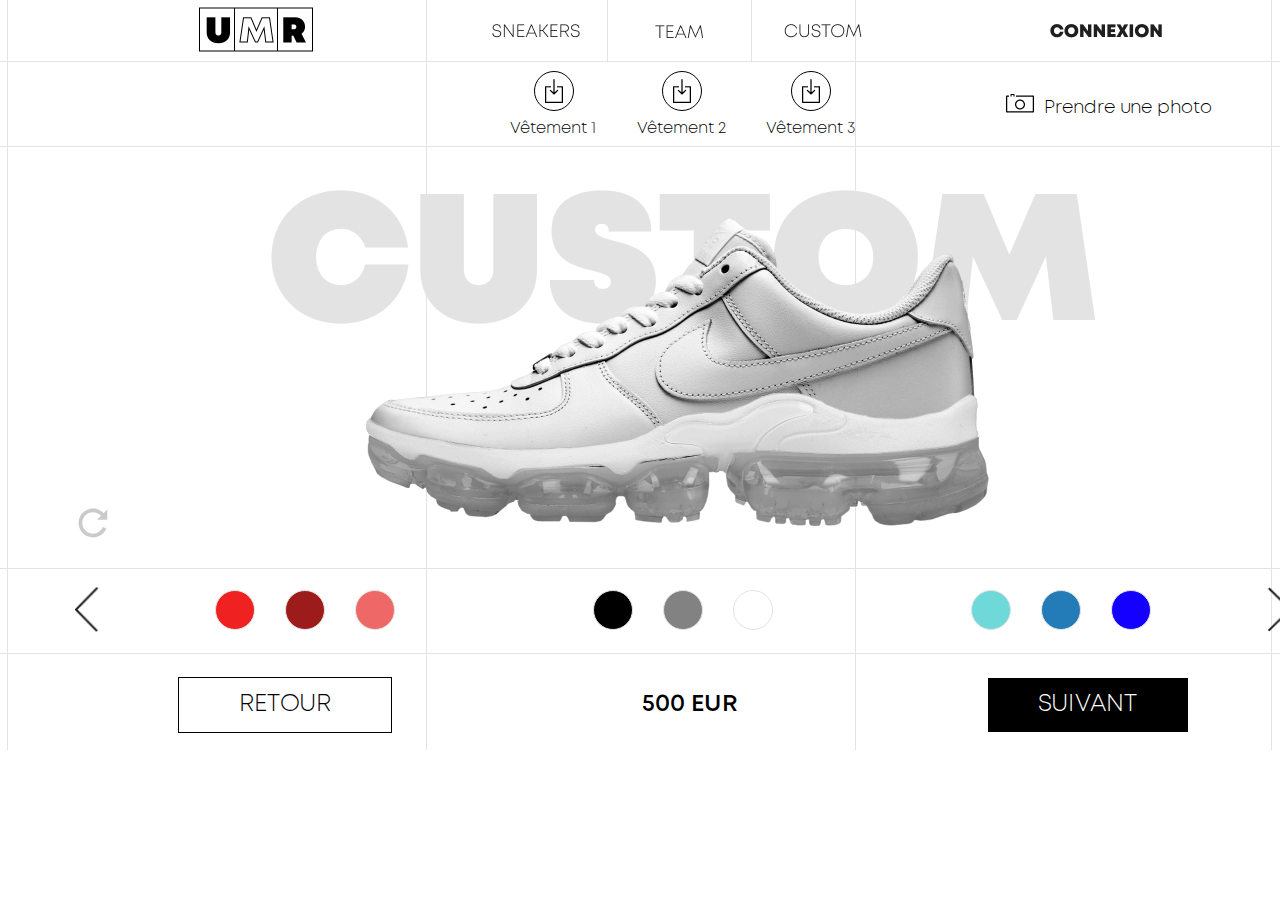
<file: index.html>
<!DOCTYPE html>
<html lang="en">
<head>
  <meta charset="UTF-8">
  <meta name="viewport" content="width=device-width, initial-scale=1.0">
  <meta http-equiv="X-UA-Compatible" content="ie=edge">
  <link rel="stylesheet" type="text/css" href="reset.css">
  <link rel="stylesheet" type="text/css" href="fonts.css">
  <link rel="stylesheet" type="text/css" href="POC.css">
  <script defer type="text/javascript" src="POC.js"></script>
  <title>Proof of concept</title>
</head>
<body>
  <header>
    <img src="HEADER.png" alt="header placeholder">
  </header>
  <div class="content">
    <div class="imports">
        <input type="file"
        id="texture1" name="texture1"
        accept="image/png, image/jpeg">
        <input type="file"
           id="texture2" name="texture3"
           accept="image/png, image/jpeg">
        <input type="file"
           id="texture3" name="texture3"
           accept="image/png, image/jpeg">
      <div class="vetement vetement1">
        <div class="resetTextile cross1"><svg class="close" xmlns:dc="http://purl.org/dc/elements/1.1/" xmlns:cc="http://creativecommons.org/ns#" xmlns:rdf="http://www.w3.org/1999/02/22-rdf-syntax-ns#" xmlns:svg="http://www.w3.org/2000/svg" xmlns="http://www.w3.org/2000/svg" xmlns:sodipodi="http://sodipodi.sourceforge.net/DTD/sodipodi-0.dtd" xmlns:inkscape="http://www.inkscape.org/namespaces/inkscape" version="1.1" x="0px" y="0px" viewBox="0 0 100 125"><g transform="translate(0,-952.36217)"><rect style="" width="19.007015" height="99.786827" x="734.62891" y="623.52832" transform="matrix(0.70710678,0.70710678,-0.70710678,0.70710678,0,0)" fill="#000000" fill-opacity="1" stroke="#000000" stroke-width="2" stroke-linecap="round" stroke-linejoin="round" stroke-miterlimit="4" stroke-opacity="1" stroke-dasharray="none"/><rect y="-794.02582" x="663.91821" height="99.786827" width="19.007015" style="" transform="matrix(-0.70710678,0.70710678,-0.70710678,-0.70710678,0,0)" fill="#000000" fill-opacity="1" stroke="#000000" stroke-width="2" stroke-linecap="round" stroke-linejoin="round" stroke-miterlimit="4" stroke-opacity="1" stroke-dasharray="none"/></g></svg></div>
        <label for="texture1" class="textile vetement1__img" data-occupied="false">
          <img src="Group2.png" alt="import logo"> 
        </label>
        <p>Vêtement 1</p>
      </div>
      <div class="vetement vetement2">
        <div class="resetTextile cross2"><svg class="close" xmlns:dc="http://purl.org/dc/elements/1.1/" xmlns:cc="http://creativecommons.org/ns#" xmlns:rdf="http://www.w3.org/1999/02/22-rdf-syntax-ns#" xmlns:svg="http://www.w3.org/2000/svg" xmlns="http://www.w3.org/2000/svg" xmlns:sodipodi="http://sodipodi.sourceforge.net/DTD/sodipodi-0.dtd" xmlns:inkscape="http://www.inkscape.org/namespaces/inkscape" version="1.1" x="0px" y="0px" viewBox="0 0 100 125"><g transform="translate(0,-952.36217)"><rect style="" width="19.007015" height="99.786827" x="734.62891" y="623.52832" transform="matrix(0.70710678,0.70710678,-0.70710678,0.70710678,0,0)" fill="#000000" fill-opacity="1" stroke="#000000" stroke-width="2" stroke-linecap="round" stroke-linejoin="round" stroke-miterlimit="4" stroke-opacity="1" stroke-dasharray="none"/><rect y="-794.02582" x="663.91821" height="99.786827" width="19.007015" style="" transform="matrix(-0.70710678,0.70710678,-0.70710678,-0.70710678,0,0)" fill="#000000" fill-opacity="1" stroke="#000000" stroke-width="2" stroke-linecap="round" stroke-linejoin="round" stroke-miterlimit="4" stroke-opacity="1" stroke-dasharray="none"/></g></svg></div>
        <label for="texture2" class="textile vetement2__img" data-occupied="false">
          <img src="Group2.png" alt="import logo"> 
        </label>
        <p>Vêtement 2</p>
      </div>
      <div class="vetement vetement3">
        <div class="resetTextile cross3"><svg class="close" xmlns:dc="http://purl.org/dc/elements/1.1/" xmlns:cc="http://creativecommons.org/ns#" xmlns:rdf="http://www.w3.org/1999/02/22-rdf-syntax-ns#" xmlns:svg="http://www.w3.org/2000/svg" xmlns="http://www.w3.org/2000/svg" xmlns:sodipodi="http://sodipodi.sourceforge.net/DTD/sodipodi-0.dtd" xmlns:inkscape="http://www.inkscape.org/namespaces/inkscape" version="1.1" x="0px" y="0px" viewBox="0 0 100 125"><g transform="translate(0,-952.36217)"><rect style="" width="19.007015" height="99.786827" x="734.62891" y="623.52832" transform="matrix(0.70710678,0.70710678,-0.70710678,0.70710678,0,0)" fill="#000000" fill-opacity="1" stroke="#000000" stroke-width="2" stroke-linecap="round" stroke-linejoin="round" stroke-miterlimit="4" stroke-opacity="1" stroke-dasharray="none"/><rect y="-794.02582" x="663.91821" height="99.786827" width="19.007015" style="" transform="matrix(-0.70710678,0.70710678,-0.70710678,-0.70710678,0,0)" fill="#000000" fill-opacity="1" stroke="#000000" stroke-width="2" stroke-linecap="round" stroke-linejoin="round" stroke-miterlimit="4" stroke-opacity="1" stroke-dasharray="none"/></g></svg></div>
        <label for="texture3" class="textile vetement3__img" data-occupied="false">
          <img src="Group2.png" alt="import logo"> 
        </label>
        <p>Vêtement 3</p>
      </div>
      <div class="takePhoto">
        <p class="photoButton">Prendre une photo</p>
      </div>
    </div>
    <main>
      <div class="shoe">
        <img src="AIRMAX.png">
        <div class="texture">
          <div class="mask mask1"></div>
          <div class="mask mask1bis"></div>
          <div class="mask mask1ter"></div>
          <div class="mask mask2"></div>
          <div class="mask mask3"></div>
          <div class="mask mask4"></div>
          <div class="mask mask4bis"></div>
          <div class="mask mask5"></div>
        </div>
        <svg class="restart" xmlns="http://www.w3.org/2000/svg" xmlns:xlink="http://www.w3.org/1999/xlink" version="1.1" x="0px" y="0px" viewBox="0 0 100 125" style="enable-background:new 0 0 100 100;" xml:space="preserve"><style type="text/css">
          .st0{fill-rule:evenodd;clip-rule:evenodd;}
        </style><path class="st0" d="M94.7,39.8V7.8L83.1,19.5C74.6,10.4,62.6,5,50,5C25.2,5,5,25.2,5,50c0,24.8,20.2,45,45,45  c18.2,0,34.5-10.9,41.6-27.7l-10.7-4.5C75.7,75.3,63.5,83.4,50,83.4c-18.4,0-33.4-15-33.4-33.4c0-18.4,15-33.4,33.4-33.4  c9.5,0,18.5,4.2,24.8,11.1L62.7,39.8H94.7z"/></svg>
      </div>
    </main>
      <div class="video">
          <svg class="cross" xmlns="http://www.w3.org/2000/svg" xmlns:xlink="http://www.w3.org/1999/xlink" version="1.1" x="0px" y="0px" viewBox="0 0 90 112.5" xml:space="preserve"><path d="M82.8,82.8H7.2V7.2h75.7V82.8z M10.2,79.8h69.7V10.2H10.2V79.8z"/><rect x="26" y="43.5" transform="matrix(0.7071 0.7071 -0.7071 0.7071 45 -18.6396)" width="38" height="3"/><rect x="43.5" y="26" transform="matrix(0.7071 0.7071 -0.7071 0.7071 45 -18.6396)" width="3" height="38"/></svg>
        <video id="video"></video>
        <p id="startbutton">PRENDRE UNE PHOTO</p>
        <canvas id="canvas"></canvas>
      </div>
    <div class= "colors">
      <img class="arrowLeft" src="Group4.png">
      <div class="colors__palette--1">
        <div class="color" data-color="#EF2121"></div>
        <div class="color" data-color="#9E1B1B"></div>
        <div class="color" data-color="#EF6868"></div>
      </div>
      <div class="colors__palette--2">
          <div class="color" data-color="#000"></div>
          <div class="color" data-color="#828282"></div>
          <div class="color" data-color="#FFF"></div>
      </div>
      <div class="colors__palette--3">
          <div class="color" data-color="#6FD8D8"></div>
          <div class="color" data-color="#237CB8"></div>
          <div class="color" data-color="#1400FF"></div>
        </div>
        <img  class="arrowRight" src="Group4-right.png">
    </div>
    <div class="navigation">
      <div class="navigation__return">RETOUR</div>
      <div class="navigation__price">
        <p>500 EUR</p>
      </div>
      <div class="navigation__next">SUIVANT</div>
    </div>
  </div>
</body>
</html>
</file>
<file: fonts.css>
@font-face {
    font-family: 'Mont';
    src: url('Mont-Heavy.woff2') format('woff2'),
        url('Mont-Heavy.woff') format('woff');
    font-weight: 800;
    font-style: normal;
}

@font-face {
    font-family: 'Mont';
    src: url('Mont-Light.woff2') format('woff2'),
        url('Mont-Light.woff') format('woff');
    font-weight: 300;
    font-style: normal;
}

@font-face {
    font-family: 'Mont';
    src: url('Mont-SemiBold.woff2') format('woff2'),
        url('Mont-SemiBold.woff') format('woff');
    font-weight: 600;
    font-style: normal;
}
</file>
<file: POC.css>
*{
  box-sizing: border-box;
}
html{
  width: 100vw;
}
body{
  margin: 0 auto;
  width:1366px;
  height: 750px;
  background-image: url('bg.png');
  background-position: center;
  background-repeat: no-repeat;
  font-family: 'Mont';
}
header{
  text-align: center;
}

.navigation__price p{
  font-weight: 600;
  font-style: normal;
}

.imports{
  display: flex;
  justify-content: center;
  align-items:center;
  margin-bottom: 3px;
  margin-top: 5px;
  position: relative;
}
.takePhoto{
  position: absolute;
  top : 0;
  right : 55px;
  width: 415px;
  height: 85px;
}
.photoButton{
  margin-top: 22.5px;
  font-size: 18px;
  text-align: center;
}
.photoButton:hover{
  text-decoration: underline;
  cursor: pointer;
}
.photoButton::before{
  content: url('Union.png');
  width: 40px;
  height: 40px;
  padding: 10px;
}
input{
  display: none;
}
.vetement{
  display: flex;
  flex-direction: column;
  justify-content: center;
  align-items:center;
  margin: 0 20px 5px 20px;
  position: relative;
}
.vetement p{
  margin-bottom: 2px;
}
.vetement1__img, .vetement2__img, .vetement3__img{
  width: 40px;
  height: 40px;
  border-radius: 50%;
  display: flex;
  justify-content: center;
  align-items:center;
  padding: 8px;
}
.textile{
  border: 1px solid #000;
  cursor: pointer;
  margin-bottom: 10px;
  transition: margin-bottom .3s, border .1s; 
  
}
.cross1, .cross2, .cross3{
  cursor: pointer;
  display: none;
  background-color: #fff;
  position: absolute;
  top: 0;
  right: 15px;
  justify-content: center;
  align-items:center;
  width: 18px;
  height: 18px;
  border-radius: 50%;
  border: 1px solid black;
}
.close{
  fill: grey;
  margin-top: 2px;
  width: 14px;
  height: 14px;
}
.textile:hover{
  border: 1.25px solid #000;
  margin-bottom:8px;
}
.shoe{
  position: relative;
  height: 420px;
  width: 1260px;
  margin: 0 auto;
  background-image: url('CUSTOM.png');
  background-repeat: no-repeat;
  background-position: center 15%;
  text-align: center;
}
.shoe img{
  margin-top: 40px;
}

.texture, .mask{
  position: absolute;
  top:0;
  height: 100%;
  width: 100%;
}

.mask{
  cursor: pointer;
  z-index: 2;
  opacity: .7;
  background-repeat: no-repeat !important;
  background-size: cover !important;
}

.mask2:hover,.mask3:hover,.mask5:hover{
  background-color: rgba(0,0,0,0.3) !important;
}

.hovered{
  background: rgba(0,0,0,0.3) !important;
}
.mask1{
  clip-path: polygon(855px 166px, 838px 173px, 825px 176px, 802px 177px, 776px 169px, 747px 154px, 727px 137px, 712px 121px, 700px 124px, 686px 133px, 667px 150px, 679px 172px, 693px 190px, 704px 200px, 716px 211px, 791px 195px, 823px 187px, 867px 173px);
}
.mask1bis{
  clip-path: polygon(907px 194px, 916px 210px, 919px 246px, 916px 245px, 903px 254px, 889px 263px, 877px 266px, 862px 270px, 835px 271px, 806px 268px, 779px 260px, 767px 252px, 748px 246px, 741px 236px, 780px 229px, 813px 218px, 856px 201px, 899px 184px);
}
.mask1ter{
  clip-path: polygon(552px 212px, 541px 216px, 40.06% 53.47%, 40.27% 56.24%, 40.2% 59.03%, 40.12% 60.24%, 39.64% 61.27%, 39.16% 61.77%, 38.14% 62.2%, 36.26% 62.7%, 34.07% 62.96%, 31.45% 62.83%, 368px 261px, 343px 257px, 335px 255px, 335px 252px, 328px 256px, 320px 264px, 315px 273px, 25.54% 65.84%, 27.21% 67.19%, 28.33% 68.06%, 29.75% 69.1%, 33.5% 71.07%, 35.78% 71.67%, 37.69% 71.73%, 39.57% 71.55%, 525px 299px, 557px 296px, 45.43% 69.41%, 587px 288px, 609px 277px, 600px 264px, 590px 253px, 572px 241px, 560px 229px, 555px 220px);
}

.mask2{
  clip-path: polygon(907px 192px, 919px 211px, 916px 184px, 911px 156px, 910px 145px, 907px 130px, 901px 118px, 896px 113px, 891px 118px, 875px 147px, 869px 153px, 854px 165px, 857px 168px, 864px 172px, 876px 175px, 892px 179px, 899px 183px);

}

.mask3{
  clip-path: polygon(893px 179px, 868px 174px, 65.18% 44.47%, 61.98% 47%, 58.11% 49.31%, 55.33% 50.29%, 54.06% 50.6%, 53.11% 50.4%, 52.24% 49.17%, 51.71% 47.3%, 51.74% 44%, 52.05% 40.32%, 640px 177px, 624px 187px, 611px 198px, 604px 209px, 601px 222px, 603px 234px, 613px 245px, 624px 250px, 640px 252px, 672px 252px, 709px 245px, 741px 238px, 780px 229px, 813px 218px, 856px 201px, 899px 184px);
}

.mask4{
  clip-path: polygon(469px 242px, 483px 237px, 40.14% 53.94%, 40.27% 56.24%, 40.2% 59.03%, 40.12% 60.24%, 39.64% 61.27%, 39.16% 61.77%, 38.14% 62.2%, 36.26% 62.7%, 34.07% 62.96%, 31.45% 62.83%, 368px 261px, 343px 257px, 335px 255px, 336px 253px, 345px 252px, 356px 250px, 376px 248px, 401px 245px, 429px 244px, 442px 243px, 455px 235px, 457px 238px, 461px 241px);
}
.mask4bis{
  clip-path: polygon(674px 163px, 681px 173px, 54.56% 43.76%, 55.24% 46.05%, 56.68% 49.78%, 55.33% 50.29%, 54.06% 50.6%, 53.11% 50.4%, 52.24% 49.17%, 51.71% 47.3%, 51.74% 44%, 52.05% 41.27%, 658px 170px, 50.06% 43.18%, 48.74% 46.06%, 48.11% 48.2%, 47.83% 50.31%, 47.66% 52.93%, 47.66% 55.04%, 48.22% 57%, 49.05% 59.1%, 50.53% 59.83%, 52.29% 59.96%, 54.71% 59.01%, 56.4% 58.1%, 57.53% 57.2%, 58.71% 56.24%, 59.28% 58.25%, 56.9% 58.07%, 55.7% 59.13%, 54.32% 61.67%, 53.13% 62.8%, 51.69% 62.72%, 49.95% 63.26%, 48.62% 65.1%, 48.25% 65.52%, 47.35% 61.95%, 46.45% 59.33%, 574px 243px, 560px 229px, 556px 222px, 551px 213px, 559px 210px, 568px 204px, 581px 195px, 591px 191px, 599px 189px, 611px 184px, 623px 176px, 639px 164px, 651px 159px, 669px 148px, 670px 154px);
}

.mask5{
  clip-path: polygon(575px 326px, 582px 316px, 46.4% 74.8%, 49.3% 73.54%, 52.09% 72.76%, 54.78% 72.09%, 57.78% 71.93%, 62.78% 72.44%, 66.58% 72.16%, 69.62% 71.23%, 71.39% 70.54%, 72.34% 69.7%, 924px 290px, 73.27% 67.59%, 72.99% 65.96%, 73.07% 63.84%, 73.18% 60.5%, 73.17% 58.85%, 72.67% 58.3%, 72.38% 58.36%, 70.8% 61.51%, 69.73% 62.65%, 68.04% 64.1%, 66.75% 64.08%, 65.84% 63.98%, 64.54% 63.75%, 62.34% 62.13%, 61.25% 60.75%, 60.53% 59.32%, 59.28% 58.25%, 57.14% 57.83%, 55.78% 59.13%, 54.32% 61.67%, 53.13% 62.8%, 51.69% 62.72%, 49.95% 63.26%, 48.62% 65.1%, 48.01% 65.99%, 47.32% 66.91%, 586px 288px, 571px 293px, 44.34% 70%, 42.64% 70.49%, 40.59% 71.18%, 38.34% 71.64%, 36.13% 71.65%, 33.9% 71.13%, 31.89% 70.09%, 29.29% 68.74%, 27.61% 67.43%, 26.2% 66.26%, 25.48% 65.64%, 24.94% 64.12%, 24.65% 64.91%, 24.71% 66.29%, 24.94% 67.93%, 25.82% 69.45%, 26.67% 70.52%, 27.11% 71.73%, 27.61% 73.27%, 28.12% 73.91%, 28.61% 73.96%, 28.94% 72.68%, 29.09% 72.47%, 390px 313px, 428px 321px, 430px 322px, 440px 330px, 445px 331px, 454px 331px, 464px 323px, 470px 322px, 516px 319px, 552px 318px, 561px 328px, 568px 329px)
}
.restart{
  fill: #cacaca;
  width:40px;
  height: 40px;
  position: absolute;
  bottom: 20px;
  left: 20px;
  cursor: pointer;
}
.colors{
  height: 85px;
  width: 1260px;
  margin: 0 auto;
  display: flex;
  align-items: center;
  justify-content: space-around; 
}
.colors img{
  height: 45px;
  width: 45px;
  margin: 20px;
}
.colors__palette--1, .colors__palette--2, .colors__palette--3{
 display: flex;
 justify-content: center;
 align-items: center;
 height: 85px;
}
.colors__palette--1, .colors__palette--3{
  width: 329px;
}
.colors__palette--2{
  width: 425px;
}

.color{
  border: 1px solid #E3E3E3;
  border-radius: 50%;
  height: 40px;
  width: 40px;
  margin: 0 15px;
  cursor: pointer;
  transition: box-shadow .3s;
}

.color:hover {
  box-shadow: 0 3.5px 7px rgba(0,0,0,0.25), 0 2.5px 2.5px rgba(0,0,0,0.22);
}
/*colors*/
.colors__palette--1 .color:nth-of-type(1){
  background-color: #EF2121;
}
.colors__palette--1 .color:nth-of-type(2){
  background-color: #9E1B1B;
}
.colors__palette--1 .color:nth-of-type(3){
  background-color: #EF6868;
}

.colors__palette--2 .color:nth-of-type(1){
  background-color: #000;
}
.colors__palette--2 .color:nth-of-type(2){
  background-color: #828282;
}
.colors__palette--2 .color:nth-of-type(3){
  background-color: #FFF;
}

.colors__palette--3 .color:nth-of-type(1){
  background-color: #6FD8D8;
}
.colors__palette--3 .color:nth-of-type(2){
  background-color: #237CB8;
}
.colors__palette--3 .color:nth-of-type(3){
  background-color: #1400FF;
}

.navigation{
  height: 85px;
  width: 1260px;
  margin: 10px auto 0 auto;
  display: flex;
  justify-content: space-around;
  align-items: center;
  font-size: 24px;
}

.navigation__return{
  border: 1px solid #000;
  padding: 15px 60px;
}

.navigation__next{
  padding: 15px 50px;
  background-color: #000;
  color: #FFF;
}
main{
  position: relative;
}
.video{
  display: none;
  position: absolute;
  top:148px;
  right:89px;
  width: 1264px;
  height: 420px;
}

video, canvas{
  top: 0;
  left: 355px;
  position: absolute;
  width: 557px;
  height: 420px;
  z-index: -1;
}

.cross{
  width: 30px;
  position : absolute;
  top: 10px;
  right: 370px;
  cursor: pointer;
  transition: all .2s;
}
.cross:hover{
  transform: scale(1.03);
}
#startbutton{
  cursor: pointer;
  display: flex;
  justify-content: center;
  align-items: center;
  margin: 20px auto;
  border: 1px solid #000;
  background-color: #FFF;
  width: 250px;
  height: 50px;
  transition: all .2s;
}
#startbutton:hover{
  transform: scale(1.015);
}
</file>
